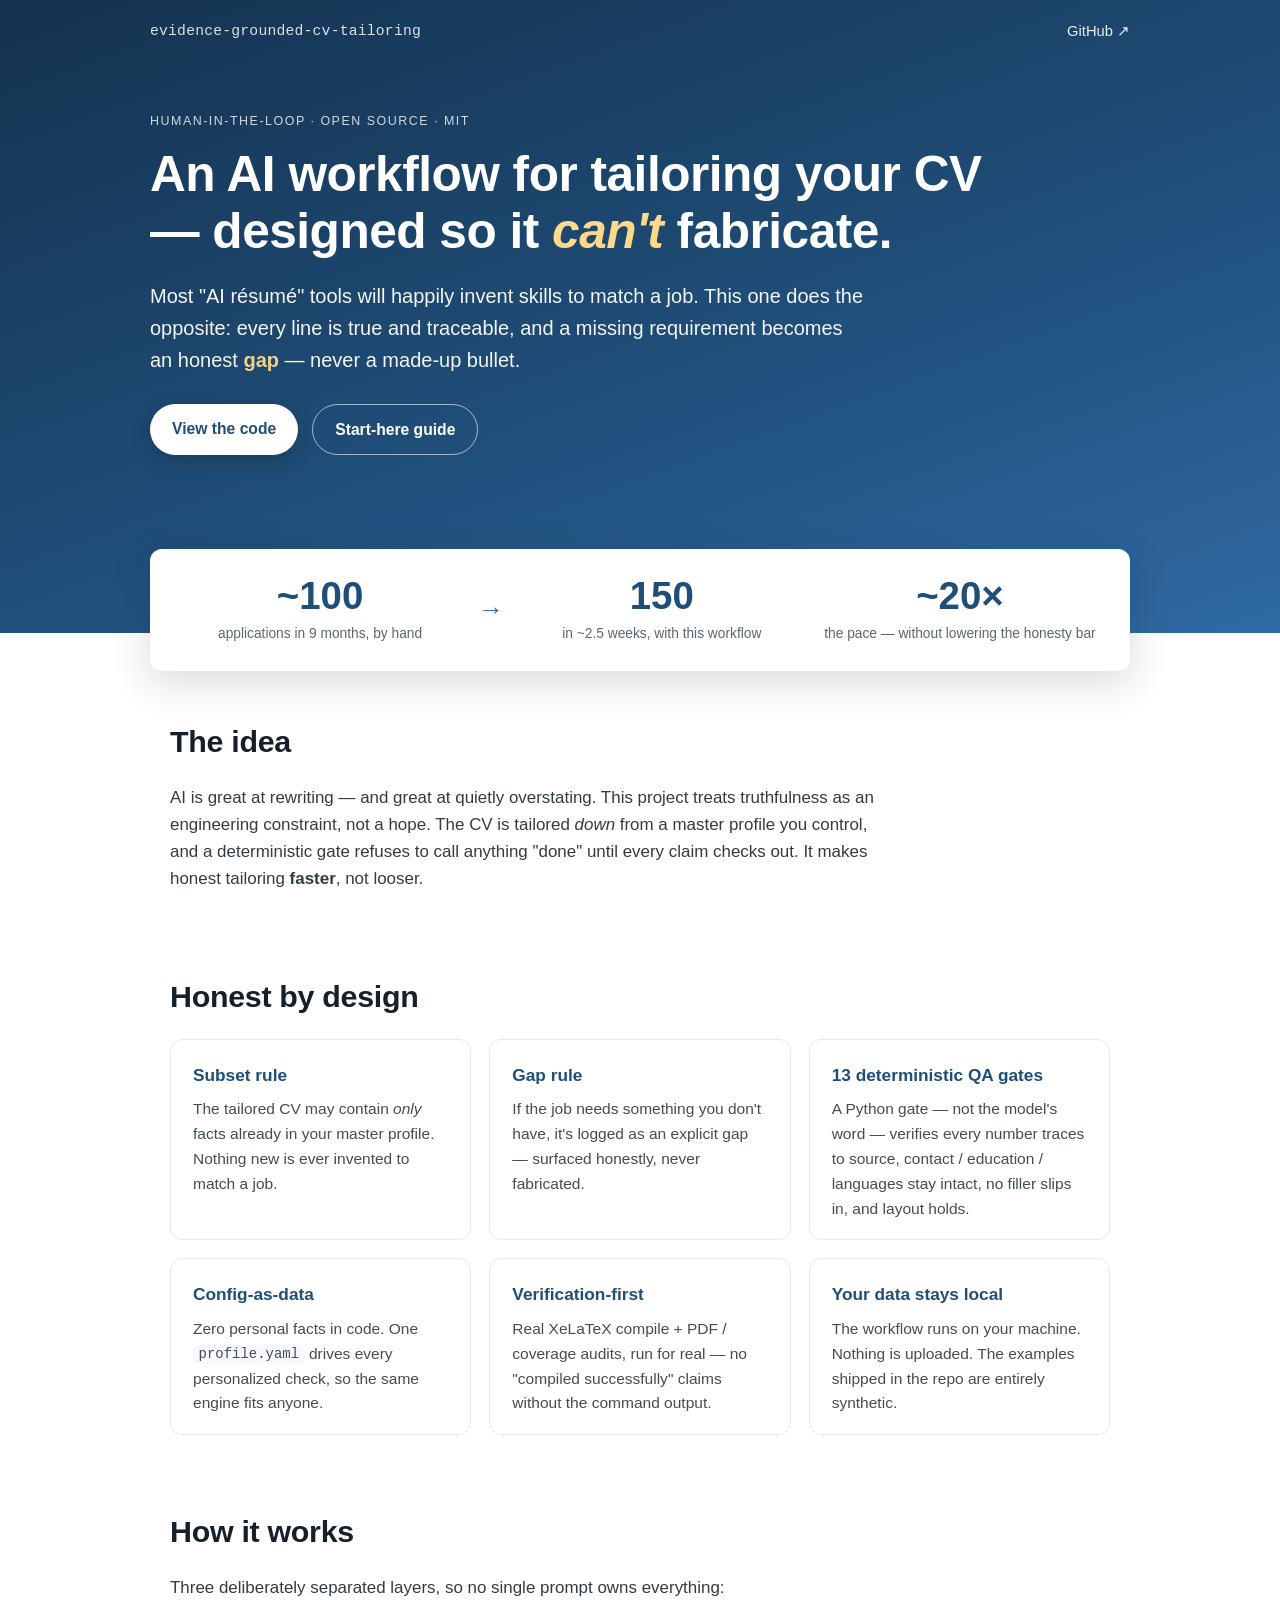
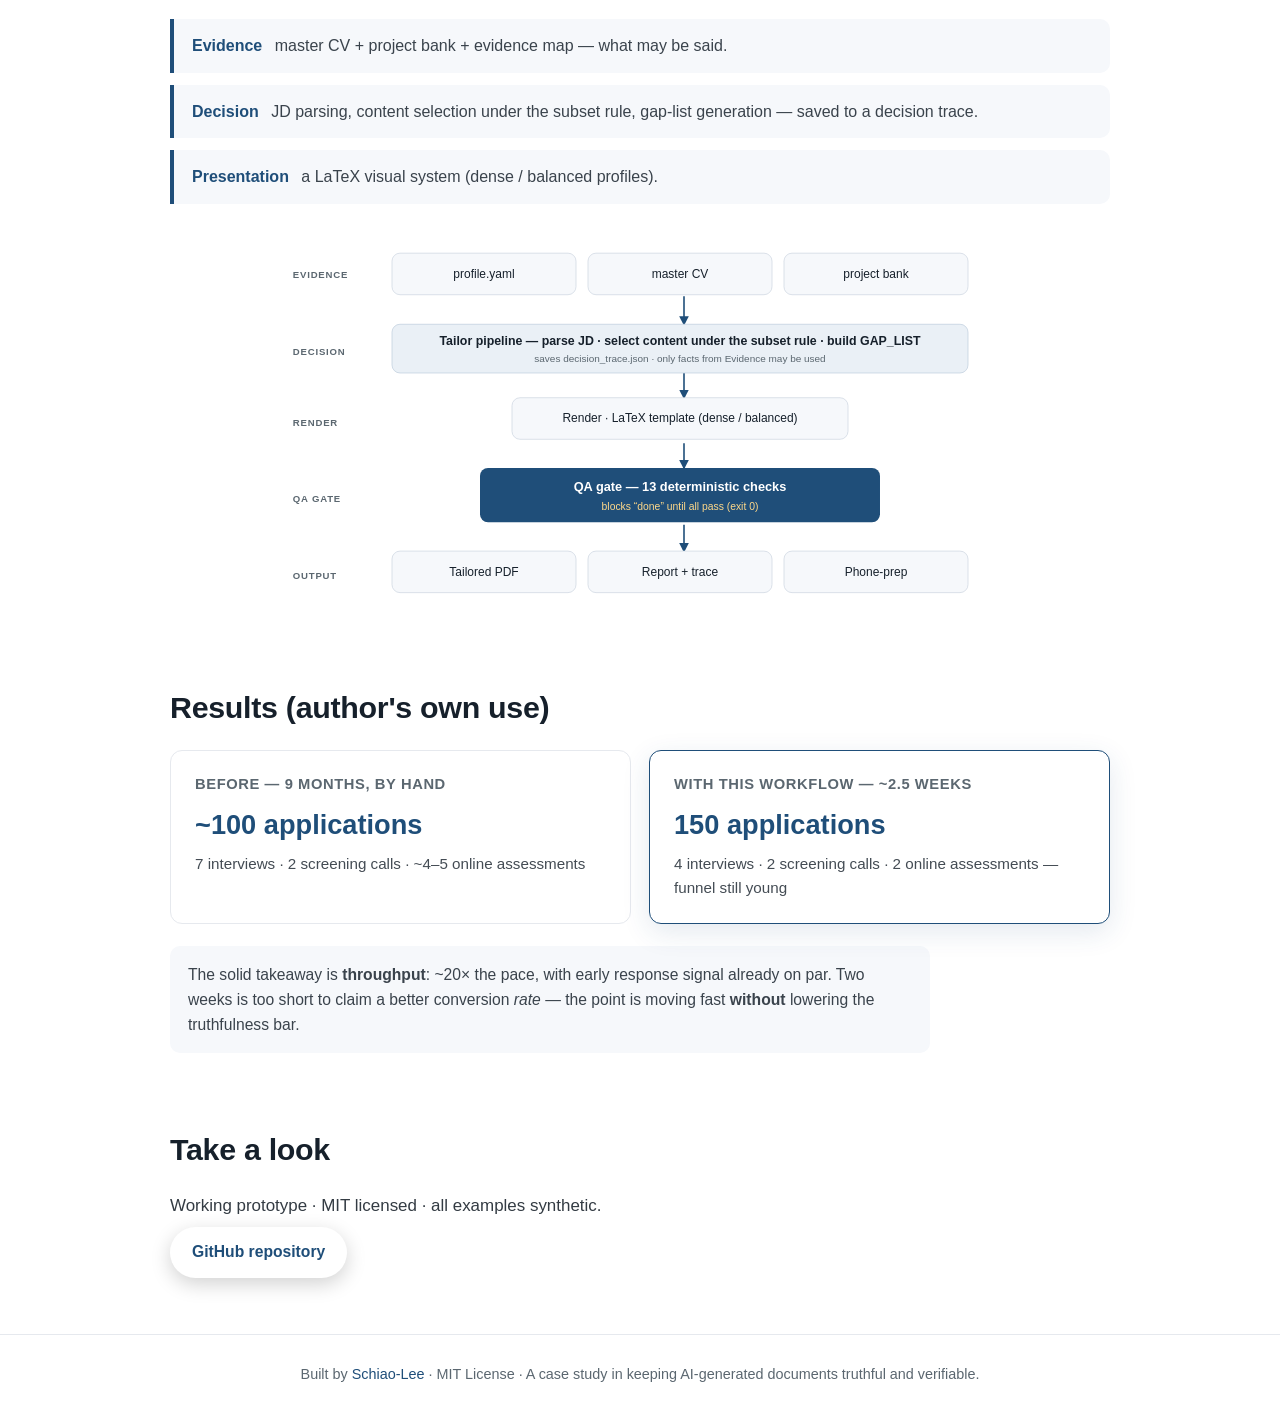
<file: docs/index.html>
<!DOCTYPE html>
<html lang="en">
<head>
  <meta charset="UTF-8" />
  <meta name="viewport" content="width=device-width, initial-scale=1.0" />
  <title>Evidence-Grounded CV Tailoring — AI that won't lie on your résumé</title>
  <meta name="description" content="A human-in-the-loop AI workflow that tailors a CV to a job — designed so it can't fabricate. Anti-hallucination rules, 13 deterministic QA gates, LaTeX rendering." />
  <meta property="og:type" content="website" />
  <meta property="og:url" content="https://schiao-lee.github.io/evidence-grounded-cv-tailoring/" />
  <meta property="og:title" content="Evidence-Grounded CV Tailoring" />
  <meta property="og:description" content="An AI CV-tailoring workflow designed so it can't fabricate: subset & gap rules, 13 deterministic QA gates, LaTeX rendering, resumable batch mode." />
  <meta property="og:image" content="https://schiao-lee.github.io/evidence-grounded-cv-tailoring/og-image.png" />
  <meta property="og:image:width" content="1200" />
  <meta property="og:image:height" content="630" />
  <meta name="twitter:card" content="summary_large_image" />
  <meta name="twitter:title" content="Evidence-Grounded CV Tailoring" />
  <meta name="twitter:description" content="An AI CV-tailoring workflow designed so it can't fabricate." />
  <meta name="twitter:image" content="https://schiao-lee.github.io/evidence-grounded-cv-tailoring/og-image.png" />
  <link rel="stylesheet" href="styles.css" />
</head>
<body>

  <header class="hero">
    <nav class="nav">
      <span class="brand">evidence-grounded-cv-tailoring</span>
      <a class="nav-link" href="https://github.com/Schiao-Lee/evidence-grounded-cv-tailoring">GitHub ↗</a>
    </nav>

    <div class="hero-inner">
      <p class="eyebrow">Human-in-the-loop · open source · MIT</p>
      <h1>An AI workflow for tailoring your CV<br />— designed so it <em>can't</em> fabricate.</h1>
      <p class="lede">
        Most "AI résumé" tools will happily invent skills to match a job. This one does the
        opposite: every line is true and traceable, and a missing requirement becomes an
        honest <strong>gap</strong> — never a made-up bullet.
      </p>
      <div class="cta">
        <a class="btn btn-primary" href="https://github.com/Schiao-Lee/evidence-grounded-cv-tailoring">View the code</a>
        <a class="btn btn-ghost" href="https://github.com/Schiao-Lee/evidence-grounded-cv-tailoring/blob/main/START_HERE_en.md">Start-here guide</a>
      </div>
    </div>

    <div class="stat-banner">
      <div class="stat">
        <span class="stat-num">~100</span>
        <span class="stat-cap">applications in 9 months, by hand</span>
      </div>
      <div class="stat-arrow">→</div>
      <div class="stat">
        <span class="stat-num">150</span>
        <span class="stat-cap">in ~2.5 weeks, with this workflow</span>
      </div>
      <div class="stat">
        <span class="stat-num">~20×</span>
        <span class="stat-cap">the pace — without lowering the honesty bar</span>
      </div>
    </div>
  </header>

  <main>
    <section class="section">
      <h2>The idea</h2>
      <p class="prose">
        AI is great at rewriting — and great at quietly overstating. This project treats
        truthfulness as an engineering constraint, not a hope. The CV is tailored <em>down</em>
        from a master profile you control, and a deterministic gate refuses to call anything
        "done" until every claim checks out. It makes honest tailoring <strong>faster</strong>,
        not looser.
      </p>
    </section>

    <section class="section">
      <h2>Honest by design</h2>
      <div class="cards">
        <div class="card">
          <h3>Subset rule</h3>
          <p>The tailored CV may contain <em>only</em> facts already in your master profile. Nothing new is ever invented to match a job.</p>
        </div>
        <div class="card">
          <h3>Gap rule</h3>
          <p>If the job needs something you don't have, it's logged as an explicit gap — surfaced honestly, never fabricated.</p>
        </div>
        <div class="card">
          <h3>13 deterministic QA gates</h3>
          <p>A Python gate — not the model's word — verifies every number traces to source, contact / education / languages stay intact, no filler slips in, and layout holds.</p>
        </div>
        <div class="card">
          <h3>Config-as-data</h3>
          <p>Zero personal facts in code. One <code>profile.yaml</code> drives every personalized check, so the same engine fits anyone.</p>
        </div>
        <div class="card">
          <h3>Verification-first</h3>
          <p>Real XeLaTeX compile + PDF / coverage audits, run for real — no "compiled successfully" claims without the command output.</p>
        </div>
        <div class="card">
          <h3>Your data stays local</h3>
          <p>The workflow runs on your machine. Nothing is uploaded. The examples shipped in the repo are entirely synthetic.</p>
        </div>
      </div>
    </section>

    <section class="section">
      <h2>How it works</h2>
      <p class="prose">Three deliberately separated layers, so no single prompt owns everything:</p>
      <div class="layers">
        <div class="layer"><span class="layer-tag">Evidence</span> master CV + project bank + evidence map — what may be said.</div>
        <div class="layer"><span class="layer-tag">Decision</span> JD parsing, content selection under the subset rule, gap-list generation — saved to a decision trace.</div>
        <div class="layer"><span class="layer-tag">Presentation</span> a LaTeX visual system (dense / balanced profiles).</div>
      </div>
      <figure class="arch-fig">
        <img class="arch" src="architecture.svg" alt="Architecture: evidence sources feed the tailoring pipeline, which renders via LaTeX and is gated by 13 deterministic QA checks before output." />
      </figure>
    </section>

    <section class="section section-results">
      <h2>Results (author's own use)</h2>
      <div class="results-grid">
        <div class="result-block">
          <h4>Before — 9 months, by hand</h4>
          <p class="result-big">~100 applications</p>
          <p class="result-sub">7 interviews · 2 screening calls · ~4–5 online assessments</p>
        </div>
        <div class="result-block result-after">
          <h4>With this workflow — ~2.5 weeks</h4>
          <p class="result-big">150 applications</p>
          <p class="result-sub">4 interviews · 2 screening calls · 2 online assessments — funnel still young</p>
        </div>
      </div>
      <p class="caveat">
        The solid takeaway is <strong>throughput</strong>: ~20× the pace, with early response
        signal already on par. Two weeks is too short to claim a better conversion <em>rate</em> —
        the point is moving fast <strong>without</strong> lowering the truthfulness bar.
      </p>
    </section>

    <section class="section section-cta">
      <h2>Take a look</h2>
      <p class="prose">Working prototype · MIT licensed · all examples synthetic.</p>
      <div class="cta">
        <a class="btn btn-primary" href="https://github.com/Schiao-Lee/evidence-grounded-cv-tailoring">GitHub repository</a>
        <a class="btn btn-ghost" href="https://github.com/Schiao-Lee/evidence-grounded-cv-tailoring/blob/main/README.md">Read the docs</a>
      </div>
    </section>
  </main>

  <footer class="footer">
    <p>Built by <a href="https://github.com/Schiao-Lee">Schiao-Lee</a> · MIT License · A case study in keeping AI-generated documents truthful and verifiable.</p>
  </footer>

</body>
</html>
</file>
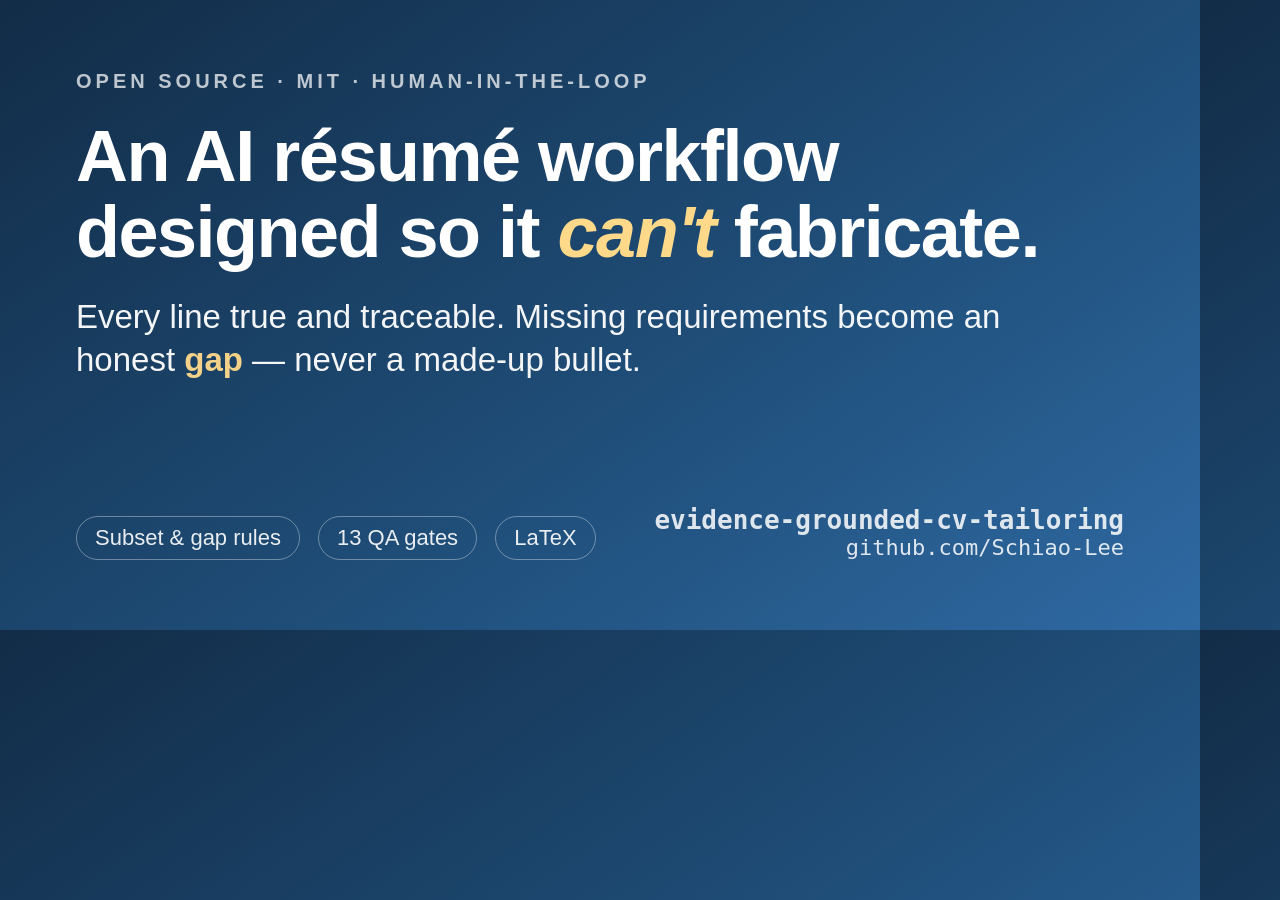
<file: docs/og-card.html>
<!DOCTYPE html>
<html lang="en">
<head>
<meta charset="UTF-8" />
<!-- Source for og-image.png (1200x630). Regenerate with headless Chrome:
     chrome --headless=new --window-size=1200,630 --screenshot=og-image.png og-card.html -->
<style>
  * { margin: 0; box-sizing: border-box; }
  html, body { width: 1200px; height: 630px; overflow: hidden; }
  body {
    font-family: "Helvetica Neue", Arial, sans-serif;
    background: linear-gradient(145deg, #122c47 0%, #1F4E79 58%, #2f6aa3 100%);
    color: #fff;
    padding: 70px 76px;
    display: flex;
    flex-direction: column;
    justify-content: space-between;
  }
  .top { }
  .eyebrow {
    text-transform: uppercase;
    letter-spacing: 4px;
    font-size: 20px;
    font-weight: 700;
    opacity: 0.72;
    margin-bottom: 26px;
  }
  h1 {
    font-size: 72px;
    line-height: 1.05;
    font-weight: 800;
    letter-spacing: -1.5px;
    max-width: 1000px;
  }
  h1 em { font-style: italic; color: #ffd98a; }
  .tagline {
    font-size: 33px;
    font-weight: 400;
    opacity: 0.95;
    margin-top: 26px;
    max-width: 940px;
    line-height: 1.3;
  }
  .tagline b { color: #ffd98a; font-weight: 700; }
  .bottom {
    display: flex;
    align-items: flex-end;
    justify-content: space-between;
  }
  .chips { font-size: 22px; opacity: 0.9; }
  .chips span {
    display: inline-block;
    border: 1.5px solid rgba(255,255,255,0.4);
    border-radius: 999px;
    padding: 8px 18px;
    margin-right: 12px;
  }
  .url {
    font-family: ui-monospace, "SF Mono", Menlo, monospace;
    font-size: 22px;
    opacity: 0.85;
    text-align: right;
  }
  .url .big { display: block; font-size: 26px; font-weight: 700; opacity: 1; }
</style>
</head>
<body>
  <div class="top">
    <div class="eyebrow">Open source · MIT · human-in-the-loop</div>
    <h1>An AI résumé workflow<br />designed so it <em>can't</em> fabricate.</h1>
    <div class="tagline">
      Every line true and traceable. Missing requirements become an honest
      <b>gap</b> — never a made-up bullet.
    </div>
  </div>
  <div class="bottom">
    <div class="chips">
      <span>Subset &amp; gap rules</span>
      <span>13 QA gates</span>
      <span>LaTeX</span>
    </div>
    <div class="url">
      <span class="big">evidence-grounded-cv-tailoring</span>
      github.com/Schiao-Lee
    </div>
  </div>
</body>
</html>
</file>
<file: docs/styles.css>
:root {
  --blue: #1F4E79;
  --blue-light: #2f6aa3;
  --ink: #16202b;
  --muted: #5b6770;
  --line: #e6e9ee;
  --bg: #ffffff;
  --bg-soft: #f6f8fb;
  --radius: 12px;
  --maxw: 980px;
}

* { box-sizing: border-box; }

html { scroll-behavior: smooth; }

body {
  margin: 0;
  font-family: -apple-system, BlinkMacSystemFont, "Segoe UI", Roboto, Helvetica, Arial, sans-serif;
  color: var(--ink);
  background: var(--bg);
  line-height: 1.6;
  -webkit-font-smoothing: antialiased;
}

a { color: var(--blue); text-decoration: none; }
a:hover { text-decoration: underline; }
code {
  font-family: ui-monospace, SFMono-Regular, Menlo, monospace;
  background: var(--bg-soft);
  padding: 0.1em 0.4em;
  border-radius: 6px;
  font-size: 0.9em;
}

/* ---------- hero ---------- */
.hero {
  background: linear-gradient(160deg, #15324f 0%, #1F4E79 55%, #2f6aa3 100%);
  color: #fff;
  padding: 0 20px 0;
}
.nav {
  max-width: var(--maxw);
  margin: 0 auto;
  display: flex;
  justify-content: space-between;
  align-items: center;
  padding: 20px 0;
  font-size: 0.92rem;
}
.brand { font-family: ui-monospace, SFMono-Regular, Menlo, monospace; opacity: 0.85; letter-spacing: 0.2px; }
.nav-link { color: #fff; opacity: 0.9; }
.nav-link:hover { opacity: 1; }

.hero-inner {
  max-width: var(--maxw);
  margin: 0 auto;
  padding: 48px 0 56px;
}
.eyebrow {
  text-transform: uppercase;
  letter-spacing: 1.5px;
  font-size: 0.78rem;
  opacity: 0.8;
  margin: 0 0 14px;
}
.hero h1 {
  font-size: clamp(1.9rem, 4.6vw, 3.1rem);
  line-height: 1.15;
  margin: 0 0 20px;
  font-weight: 800;
  letter-spacing: -0.5px;
}
.hero h1 em { font-style: italic; color: #ffd98a; }
.lede {
  font-size: clamp(1.05rem, 2vw, 1.25rem);
  max-width: 720px;
  opacity: 0.95;
  margin: 0 0 28px;
}
.lede strong { color: #ffd98a; font-weight: 700; }

.cta { display: flex; gap: 14px; flex-wrap: wrap; }
.btn {
  display: inline-block;
  padding: 12px 22px;
  border-radius: 999px;
  font-weight: 600;
  font-size: 0.98rem;
  transition: transform 0.08s ease, box-shadow 0.15s ease;
}
.btn:hover { text-decoration: none; transform: translateY(-1px); }
.btn-primary { background: #fff; color: var(--blue); box-shadow: 0 6px 20px rgba(0,0,0,0.18); }
.btn-ghost { border: 1.5px solid rgba(255,255,255,0.6); color: #fff; }
.btn-ghost:hover { border-color: #fff; }

/* ---------- stat banner ---------- */
.stat-banner {
  max-width: var(--maxw);
  margin: 0 auto;
  transform: translateY(38px);
  background: #fff;
  color: var(--ink);
  border-radius: var(--radius);
  box-shadow: 0 12px 40px rgba(16,32,48,0.16);
  padding: 26px 30px;
  display: flex;
  align-items: center;
  gap: 18px;
  flex-wrap: wrap;
  justify-content: space-around;
}
.stat { text-align: center; flex: 1; min-width: 150px; }
.stat-num { display: block; font-size: clamp(1.6rem, 4vw, 2.4rem); font-weight: 800; color: var(--blue); line-height: 1.1; }
.stat-cap { display: block; font-size: 0.86rem; color: var(--muted); margin-top: 6px; }
.stat-arrow { font-size: 1.6rem; color: var(--blue-light); font-weight: 700; }

/* ---------- sections ---------- */
main { max-width: var(--maxw); margin: 0 auto; padding: 0 20px; }
.section { padding: 64px 0 8px; }
.section:first-child { padding-top: 84px; }
.section h2 {
  font-size: clamp(1.4rem, 3vw, 1.9rem);
  margin: 0 0 18px;
  letter-spacing: -0.3px;
}
.prose { max-width: 720px; color: #333b43; font-size: 1.06rem; margin: 0 0 8px; }

/* ---------- cards ---------- */
.cards {
  display: grid;
  grid-template-columns: repeat(auto-fit, minmax(250px, 1fr));
  gap: 18px;
  margin-top: 8px;
}
.card {
  border: 1px solid var(--line);
  border-radius: var(--radius);
  padding: 22px 22px 18px;
  background: var(--bg);
  transition: box-shadow 0.15s ease, border-color 0.15s ease;
}
.card:hover { box-shadow: 0 8px 28px rgba(16,32,48,0.08); border-color: #d2dae4; }
.card h3 { margin: 0 0 8px; font-size: 1.08rem; color: var(--blue); }
.card p { margin: 0; color: #444c54; font-size: 0.97rem; }

/* ---------- layers + pipeline ---------- */
.layers { display: flex; flex-direction: column; gap: 12px; margin: 18px 0 30px; }
.layer {
  border-left: 4px solid var(--blue);
  background: var(--bg-soft);
  padding: 14px 18px;
  border-radius: 0 10px 10px 0;
  color: #3a434c;
}
.layer-tag {
  display: inline-block;
  font-weight: 700;
  color: var(--blue);
  margin-right: 8px;
}
.pipeline {
  display: flex;
  flex-wrap: wrap;
  align-items: center;
  gap: 8px 10px;
  margin-top: 6px;
}
.pipeline span {
  font-size: 0.9rem;
  color: var(--muted);
}
.pipeline span:not(:nth-child(even)) {
  background: var(--bg-soft);
  border: 1px solid var(--line);
  padding: 7px 12px;
  border-radius: 8px;
  color: #3a434c;
  font-weight: 500;
}
.pipeline .pl-hot {
  background: var(--blue) !important;
  color: #fff !important;
  border-color: var(--blue) !important;
  font-weight: 700;
}
.arch-fig { margin: 22px 0 0; }
.arch { display: block; width: 100%; max-width: 720px; height: auto; margin: 0 auto; }

/* ---------- results ---------- */
.results-grid {
  display: grid;
  grid-template-columns: repeat(auto-fit, minmax(260px, 1fr));
  gap: 18px;
  margin-top: 6px;
}
.result-block {
  border: 1px solid var(--line);
  border-radius: var(--radius);
  padding: 22px 24px;
  background: var(--bg);
}
.result-after { border-color: var(--blue); box-shadow: 0 8px 28px rgba(31,78,121,0.12); }
.result-block h4 { margin: 0 0 6px; font-size: 0.92rem; text-transform: uppercase; letter-spacing: 0.6px; color: var(--muted); }
.result-big { margin: 0; font-size: 1.7rem; font-weight: 800; color: var(--blue); }
.result-sub { margin: 6px 0 0; color: #444c54; font-size: 0.95rem; }
.caveat {
  margin: 22px 0 0;
  padding: 16px 18px;
  background: var(--bg-soft);
  border-radius: 10px;
  color: #3a434c;
  font-size: 0.98rem;
  max-width: 760px;
}

/* ---------- final cta + footer ---------- */
.section-cta { padding-bottom: 56px; }
.footer {
  border-top: 1px solid var(--line);
  padding: 28px 20px;
  text-align: center;
  color: var(--muted);
  font-size: 0.9rem;
}
.footer p { max-width: var(--maxw); margin: 0 auto; }

@media (max-width: 560px) {
  .stat-arrow { display: none; }
  .hero-inner { padding: 32px 0 60px; }
}
</file>
